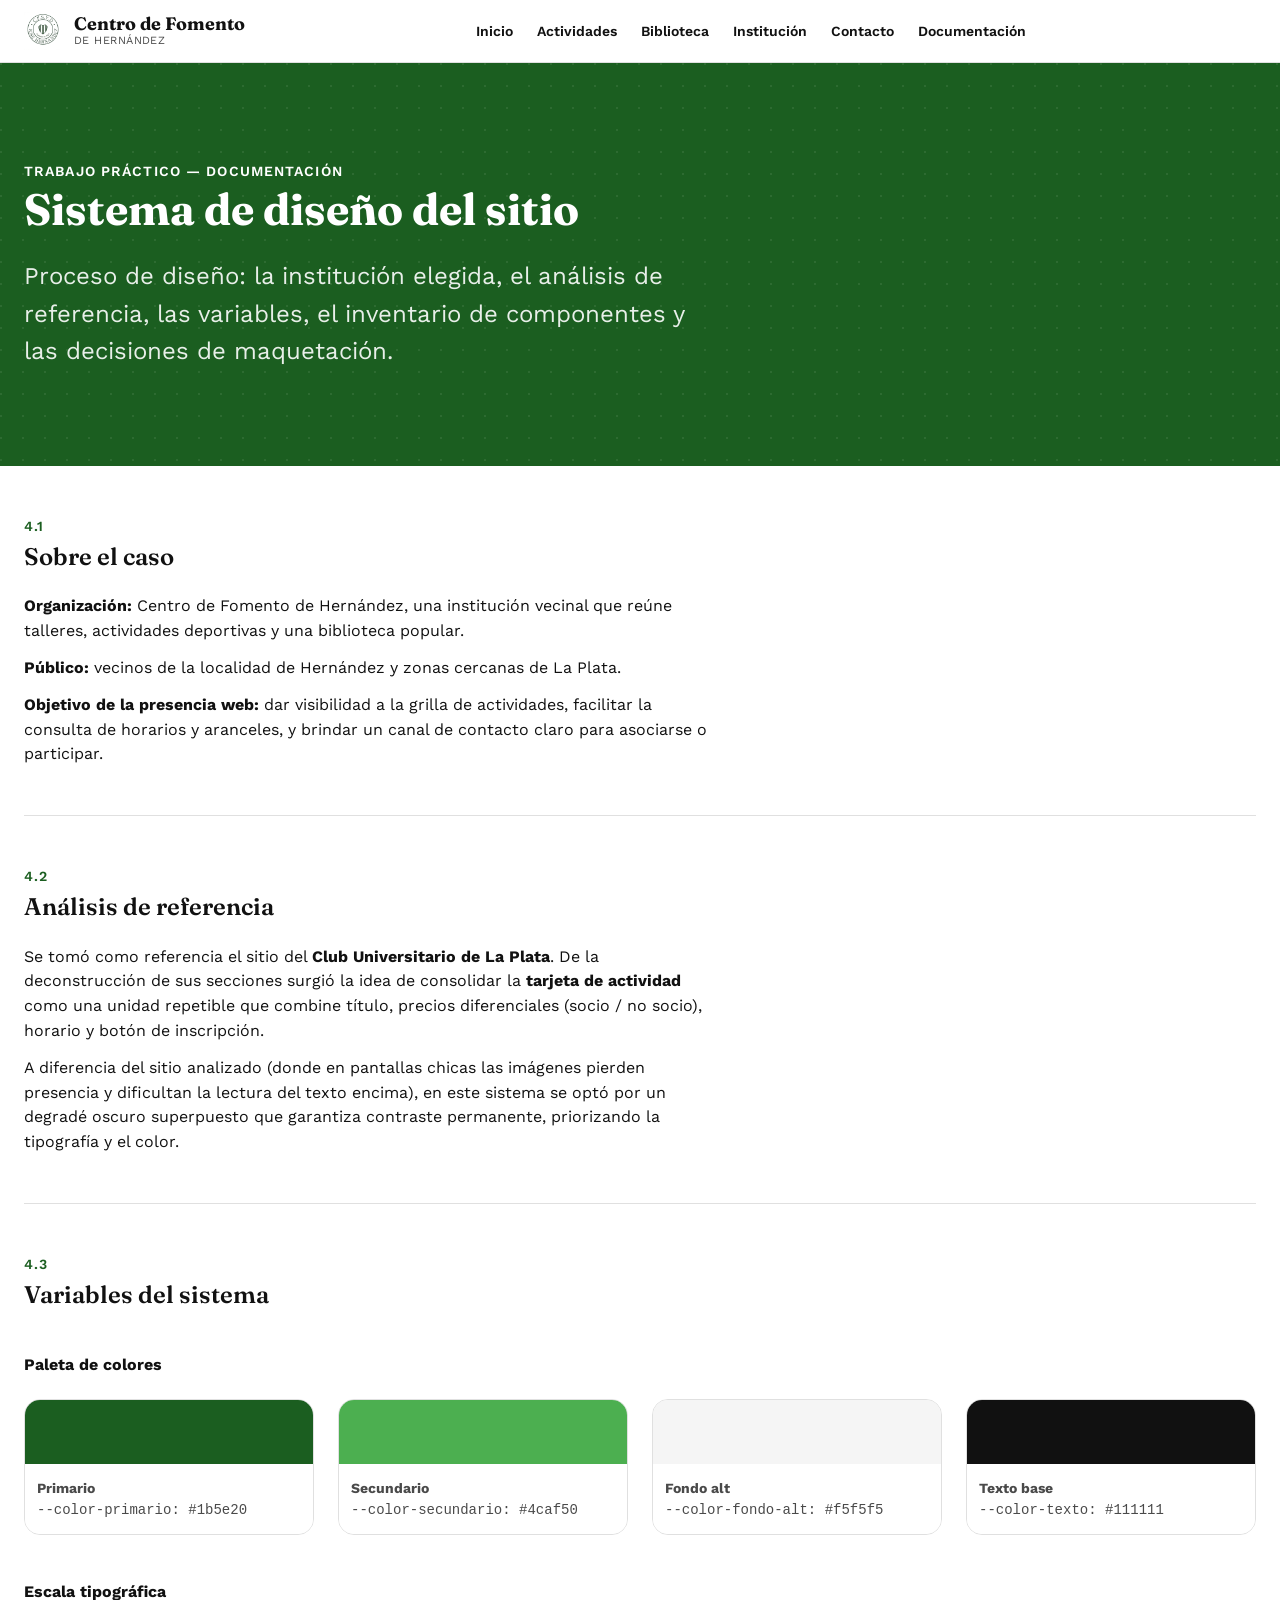
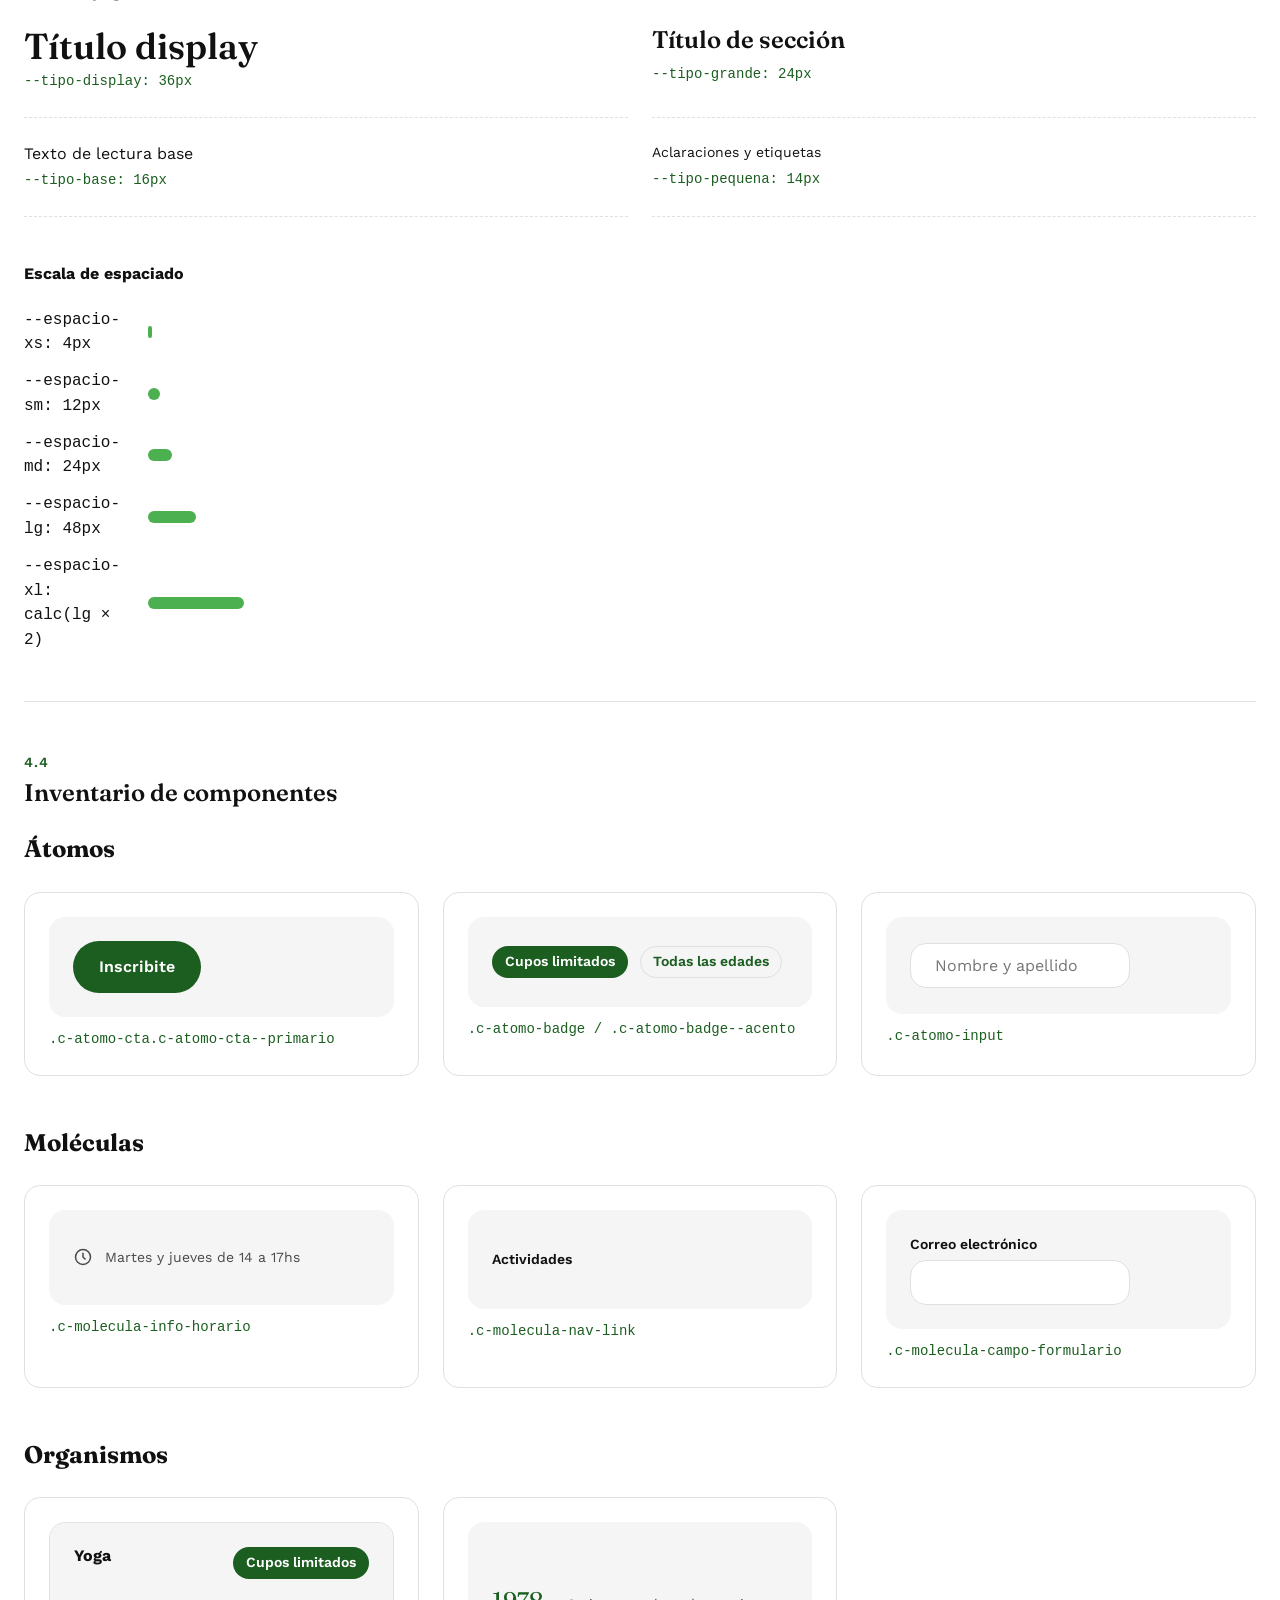
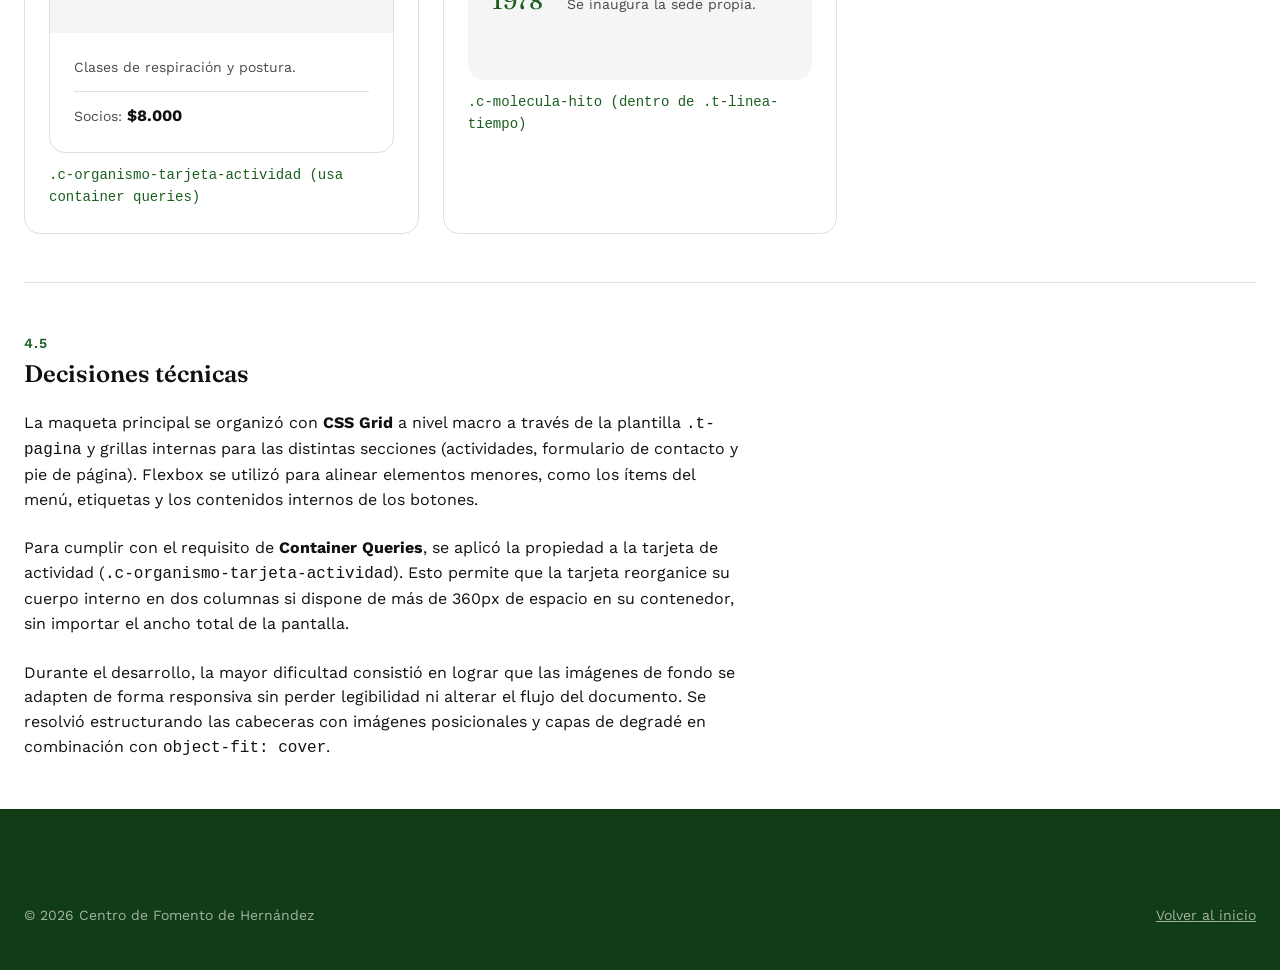
<file: documentacion.html>
<!doctype html>
<html lang="es-AR">
  <head>
    <meta charset="UTF-8" />
    <meta name="viewport" content="width=device-width, initial-scale=1.0" />
    <title>Documentación del sistema — Centro de Fomento de Hernández</title>
    <meta
      name="description"
      content="Documentación del sistema de diseño del sitio del Centro de Fomento de Hernández."
    />
    <link rel="stylesheet" href="css/estilos.css" />
  </head>
  <body>
    <div class="t-pagina">
      <header class="c-organismo-header">
        <div class="u-contenedor c-organismo-header__barra">
          <a href="index.html" class="c-organismo-header__marca">
            <img
              class="c-organismo-header__isologo"
              src="imagenes/logo.png"
              alt="Logo del Centro de Fomento de Hernández"
            />
            <span class="c-organismo-header__marca-texto">
              <strong>Centro de Fomento</strong>
              <span>de Hernández</span>
            </span>
          </a>

          <nav
            class="c-organismo-header__nav"
            aria-label="Navegación principal"
          >
            <ul>
              <li>
                <a class="c-molecula-nav-link" href="index.html#inicio"
                  >Inicio</a
                >
              </li>
              <li>
                <a class="c-molecula-nav-link" href="index.html#actividades"
                  >Actividades</a
                >
              </li>
              <li>
                <a class="c-molecula-nav-link" href="index.html#biblioteca"
                  >Biblioteca</a
                >
              </li>
              <li>
                <a class="c-molecula-nav-link" href="index.html#institucion"
                  >Institución</a
                >
              </li>
              <li>
                <a class="c-molecula-nav-link" href="index.html#contacto"
                  >Contacto</a
                >
              </li>
              <li>
                <a class="c-molecula-nav-link" href="documentacion.html"
                  >Documentación</a
                >
              </li>
            </ul>
          </nav>

          <div class="c-organismo-header__acciones">
            <button
              class="c-organismo-header__toggle"
              id="botonMenu"
              aria-expanded="false"
              aria-controls="navMovil"
            >
              <span class="u-oculto-visualmente">Abrir menú</span>
              <svg class="c-atomo-icono" viewBox="0 0 24 24" aria-hidden="true">
                <path d="M3 6h18M3 12h18M3 18h18" />
              </svg>
            </button>
          </div>
        </div>

        <nav
          class="c-organismo-header__nav-movil u-contenedor"
          id="navMovil"
          aria-label="Navegación móvil"
          hidden
        >
          <ul>
            <li>
              <a class="c-molecula-nav-link" href="index.html#inicio">Inicio</a>
            </li>
            <li>
              <a class="c-molecula-nav-link" href="index.html#actividades"
                >Actividades</a
              >
            </li>
            <li>
              <a class="c-molecula-nav-link" href="index.html#biblioteca"
                >Biblioteca</a
              >
            </li>
            <li>
              <a class="c-molecula-nav-link" href="index.html#institucion"
                >Institución</a
              >
            </li>
            <li>
              <a class="c-molecula-nav-link" href="index.html#contacto"
                >Contacto</a
              >
            </li>
            <li>
              <a class="c-molecula-nav-link" href="documentacion.html"
                >Documentación</a
              >
            </li>
          </ul>
        </nav>
      </header>

      <main>
        <section class="c-organismo-hero u-textura-cartelera">
          <div class="u-contenedor">
            <span class="u-eyebrow" style="color: var(--color-texto-inverso)"
              >Trabajo práctico — Documentación</span
            >
            <h1
              class="c-atomo-titulo c-atomo-titulo--display"
              style="
                color: var(--color-texto-inverso);
                font-size: clamp(28px, 5vw, 44px);
              "
            >
              Sistema de diseño del sitio
            </h1>
            <p class="c-organismo-hero__bajada">
              Proceso de diseño: la institución elegida, el análisis de
              referencia, las variables, el inventario de componentes y las
              decisiones de maquetación.
            </p>
          </div>
        </section>

        <div class="u-contenedor">
          <!-- 4.1 SOBRE EL CASO -->
          <section class="t-doc-seccion" id="sobre-el-caso">
            <span class="u-eyebrow">4.1</span>
            <h2
              class="c-atomo-titulo c-atomo-titulo--grande"
              style="margin-top: var(--espacio-xs)"
            >
              Sobre el caso
            </h2>
            <div class="t-doc-intro" style="margin-top: var(--espacio-md)">
              <p class="c-atomo-texto">
                <strong>Organización:</strong> Centro de Fomento de Hernández,
                una institución vecinal que reúne talleres, actividades
                deportivas y una biblioteca popular.
              </p>
              <p class="c-atomo-texto">
                <strong>Público:</strong> vecinos de la localidad de Hernández y
                zonas cercanas de La Plata.
              </p>
              <p class="c-atomo-texto">
                <strong>Objetivo de la presencia web:</strong> dar visibilidad a
                la grilla de actividades, facilitar la consulta de horarios y
                aranceles, y brindar un canal de contacto claro para asociarse o
                participar.
              </p>
            </div>
          </section>

          <!-- 4.2 ANÁLISIS DE REFERENCIA -->
          <section class="t-doc-seccion" id="analisis-referencia">
            <span class="u-eyebrow">4.2</span>
            <h2
              class="c-atomo-titulo c-atomo-titulo--grande"
              style="margin-top: var(--espacio-xs)"
            >
              Análisis de referencia
            </h2>
            <div class="t-doc-intro" style="margin-top: var(--espacio-md)">
              <p class="c-atomo-texto">
                Se tomó como referencia el sitio del
                <strong>Club Universitario de La Plata</strong>. De la
                deconstrucción de sus secciones surgió la idea de consolidar la
                <strong>tarjeta de actividad</strong>
                como una unidad repetible que combine título, precios
                diferenciales (socio / no socio), horario y botón de
                inscripción.
              </p>
              <p class="c-atomo-texto">
                A diferencia del sitio analizado (donde en pantallas chicas las
                imágenes pierden presencia y dificultan la lectura del texto
                encima), en este sistema se optó por un degradé oscuro
                superpuesto que garantiza contraste permanente, priorizando la
                tipografía y el color.
              </p>
            </div>
          </section>

          <!-- 4.3 VARIABLES DEL SISTEMA -->
          <section class="t-doc-seccion" id="variables-sistema">
            <span class="u-eyebrow">4.3</span>
            <h2
              class="c-atomo-titulo c-atomo-titulo--grande"
              style="margin-top: var(--espacio-xs)"
            >
              Variables del sistema
            </h2>

            <h3
              class="c-atomo-titulo c-atomo-titulo--base"
              style="margin-top: var(--espacio-lg)"
            >
              Paleta de colores
            </h3>
            <div class="t-doc-grid-paleta">
              <div class="c-molecula-swatch">
                <div
                  class="c-molecula-swatch__color"
                  style="background-color: var(--color-primario)"
                ></div>
                <div class="c-molecula-swatch__info">
                  <strong class="c-atomo-texto--pequena">Primario</strong
                  ><code>--color-primario: #1b5e20</code>
                </div>
              </div>
              <div class="c-molecula-swatch">
                <div
                  class="c-molecula-swatch__color"
                  style="background-color: var(--color-secundario)"
                ></div>
                <div class="c-molecula-swatch__info">
                  <strong class="c-atomo-texto--pequena">Secundario</strong
                  ><code>--color-secundario: #4caf50</code>
                </div>
              </div>
              <div class="c-molecula-swatch">
                <div
                  class="c-molecula-swatch__color"
                  style="background-color: var(--color-fondo-alt)"
                ></div>
                <div class="c-molecula-swatch__info">
                  <strong class="c-atomo-texto--pequena">Fondo alt</strong
                  ><code>--color-fondo-alt: #f5f5f5</code>
                </div>
              </div>
              <div class="c-molecula-swatch">
                <div
                  class="c-molecula-swatch__color"
                  style="background-color: var(--color-texto)"
                ></div>
                <div class="c-molecula-swatch__info">
                  <strong class="c-atomo-texto--pequena">Texto base</strong
                  ><code>--color-texto: #111111</code>
                </div>
              </div>
            </div>

            <h3
              class="c-atomo-titulo c-atomo-titulo--base"
              style="margin-top: var(--espacio-lg)"
            >
              Escala tipográfica
            </h3>
            <div class="t-doc-escala-tipo">
              <div class="c-molecula-muestra-tipo">
                <span
                  class="c-atomo-titulo"
                  style="font-size: var(--tipo-display)"
                  >Título display</span
                >
                <code>--tipo-display: 36px</code>
              </div>
              <div class="c-molecula-muestra-tipo">
                <span
                  class="c-atomo-titulo"
                  style="font-size: var(--tipo-grande)"
                  >Título de sección</span
                >
                <code>--tipo-grande: 24px</code>
              </div>
              <div class="c-molecula-muestra-tipo">
                <span class="c-atomo-texto" style="font-size: var(--tipo-base)"
                  >Texto de lectura base</span
                >
                <code>--tipo-base: 16px</code>
              </div>
              <div class="c-molecula-muestra-tipo">
                <span
                  class="c-atomo-texto"
                  style="font-size: var(--tipo-pequena)"
                  >Aclaraciones y etiquetas</span
                >
                <code>--tipo-pequena: 14px</code>
              </div>
            </div>

            <h3
              class="c-atomo-titulo c-atomo-titulo--base"
              style="margin-top: var(--espacio-lg)"
            >
              Escala de espaciado
            </h3>
            <div class="t-doc-escala-espaciado">
              <div class="c-molecula-barra-espaciado">
                <code>--espacio-xs: 4px</code>
                <div
                  class="c-molecula-barra-espaciado__barra"
                  style="width: var(--espacio-xs)"
                ></div>
              </div>
              <div class="c-molecula-barra-espaciado">
                <code>--espacio-sm: 12px</code>
                <div
                  class="c-molecula-barra-espaciado__barra"
                  style="width: var(--espacio-sm)"
                ></div>
              </div>
              <div class="c-molecula-barra-espaciado">
                <code>--espacio-md: 24px</code>
                <div
                  class="c-molecula-barra-espaciado__barra"
                  style="width: var(--espacio-md)"
                ></div>
              </div>
              <div class="c-molecula-barra-espaciado">
                <code>--espacio-lg: 48px</code>
                <div
                  class="c-molecula-barra-espaciado__barra"
                  style="width: var(--espacio-lg)"
                ></div>
              </div>
              <div class="c-molecula-barra-espaciado">
                <code>--espacio-xl: calc(lg × 2)</code>
                <div
                  class="c-molecula-barra-espaciado__barra"
                  style="width: var(--espacio-xl)"
                ></div>
              </div>
            </div>
          </section>

          <!-- 4.4 INVENTARIO DE COMPONENTES -->
          <section class="t-doc-seccion" id="inventario-componentes">
            <span class="u-eyebrow">4.4</span>
            <h2
              class="c-atomo-titulo c-atomo-titulo--grande"
              style="margin-top: var(--espacio-xs)"
            >
              Inventario de componentes
            </h2>

            <div class="t-doc-inventario">
              <div class="t-doc-inventario-nivel">
                <h3>Átomos</h3>
                <div class="t-doc-inventario-muestras">
                  <div class="c-molecula-muestra-componente">
                    <div class="c-molecula-muestra-componente__demo">
                      <a href="#" class="c-atomo-cta c-atomo-cta--primario"
                        >Inscribite</a
                      >
                    </div>
                    <code>.c-atomo-cta.c-atomo-cta--primario</code>
                  </div>
                  <div class="c-molecula-muestra-componente">
                    <div class="c-molecula-muestra-componente__demo">
                      <span class="c-atomo-badge c-atomo-badge--acento"
                        >Cupos limitados</span
                      >
                      <span class="c-atomo-badge">Todas las edades</span>
                    </div>
                    <code>.c-atomo-badge / .c-atomo-badge--acento</code>
                  </div>
                  <div class="c-molecula-muestra-componente">
                    <div class="c-molecula-muestra-componente__demo">
                      <input
                        class="c-atomo-input"
                        type="text"
                        placeholder="Nombre y apellido"
                        style="max-width: 220px"
                      />
                    </div>
                    <code>.c-atomo-input</code>
                  </div>
                </div>
              </div>

              <div class="t-doc-inventario-nivel">
                <h3>Moléculas</h3>
                <div class="t-doc-inventario-muestras">
                  <div class="c-molecula-muestra-componente">
                    <div class="c-molecula-muestra-componente__demo">
                      <div class="c-molecula-info-horario">
                        <svg
                          class="c-atomo-icono"
                          viewBox="0 0 24 24"
                          aria-hidden="true"
                        >
                          <circle cx="12" cy="12" r="9" />
                          <path d="M12 7v5l3 3" />
                        </svg>
                        <span class="c-atomo-texto--pequena"
                          >Martes y jueves de 14 a 17hs</span
                        >
                      </div>
                    </div>
                    <code>.c-molecula-info-horario</code>
                  </div>
                  <div class="c-molecula-muestra-componente">
                    <div class="c-molecula-muestra-componente__demo">
                      <a class="c-molecula-nav-link" href="#">Actividades</a>
                    </div>
                    <code>.c-molecula-nav-link</code>
                  </div>
                  <div class="c-molecula-muestra-componente">
                    <div class="c-molecula-muestra-componente__demo">
                      <div
                        class="c-molecula-campo-formulario"
                        style="margin: 0; max-width: 220px"
                      >
                        <label for="doc-ej">Correo electrónico</label>
                        <input class="c-atomo-input" type="email" id="doc-ej" />
                      </div>
                    </div>
                    <code>.c-molecula-campo-formulario</code>
                  </div>
                </div>
              </div>

              <div class="t-doc-inventario-nivel">
                <h3>Organismos</h3>
                <div class="t-doc-inventario-muestras">
                  <div class="c-molecula-muestra-componente">
                    <div
                      class="c-molecula-muestra-componente__demo"
                      style="padding: 0"
                    >
                      <article
                        class="c-organismo-tarjeta-actividad"
                        style="width: 100%"
                      >
                        <div class="c-organismo-tarjeta-actividad__cabecera">
                          <div
                            class="c-organismo-tarjeta-actividad__cabecera-contenido"
                          >
                            <h4
                              class="c-atomo-titulo c-atomo-titulo--base"
                              style="margin: 0"
                            >
                              Yoga
                            </h4>
                            <span class="c-atomo-badge c-atomo-badge--acento"
                              >Cupos limitados</span
                            >
                          </div>
                        </div>
                        <div class="c-organismo-tarjeta-actividad__cuerpo">
                          <p class="c-atomo-texto--pequena">
                            Clases de respiración y postura.
                          </p>
                          <div class="c-organismo-tarjeta-actividad__precios">
                            <span>Socios: <strong>$8.000</strong></span>
                          </div>
                        </div>
                      </article>
                    </div>
                    <code
                      >.c-organismo-tarjeta-actividad (usa container
                      queries)</code
                    >
                  </div>
                  <div class="c-molecula-muestra-componente">
                    <div class="c-molecula-muestra-componente__demo">
                      <div class="c-molecula-hito" style="min-width: 220px">
                        <span class="c-molecula-hito__anio">1978</span>
                        <p class="c-atomo-texto--pequena">
                          Se inaugura la sede propia.
                        </p>
                      </div>
                    </div>
                    <code>.c-molecula-hito (dentro de .t-linea-tiempo)</code>
                  </div>
                </div>
              </div>
            </div>
          </section>

          <!-- 4.5 DECISIONES TÉCNICAS -->
          <section class="t-doc-seccion" id="decisiones-tecnicas">
            <span class="u-eyebrow">4.5</span>
            <h2
              class="c-atomo-titulo c-atomo-titulo--grande"
              style="margin-top: var(--espacio-xs)"
            >
              Decisiones técnicas
            </h2>

            <div class="t-doc-tecnicas">
              <p class="c-atomo-texto">
                La maqueta principal se organizó con <strong>CSS Grid</strong> a
                nivel macro a través de la plantilla <code>.t-pagina</code> y
                grillas internas para las distintas secciones (actividades,
                formulario de contacto y pie de página). Flexbox se utilizó para
                alinear elementos menores, como los ítems del menú, etiquetas y
                los contenidos internos de los botones.
              </p>
              <p class="c-atomo-texto">
                Para cumplir con el requisito de
                <strong>Container Queries</strong>, se aplicó la propiedad a la
                tarjeta de actividad
                (<code>.c-organismo-tarjeta-actividad</code>). Esto permite que
                la tarjeta reorganice su cuerpo interno en dos columnas si
                dispone de más de 360px de espacio en su contenedor, sin
                importar el ancho total de la pantalla.
              </p>
              <p class="c-atomo-texto">
                Durante el desarrollo, la mayor dificultad consistió en lograr
                que las imágenes de fondo se adapten de forma responsiva sin
                perder legibilidad ni alterar el flujo del documento. Se
                resolvió estructurando las cabeceras con imágenes posicionales y
                capas de degradé en combinación con
                <code>object-fit: cover</code>.
              </p>
            </div>
          </section>
        </div>
      </main>

      <footer class="c-organismo-footer">
        <div
          class="u-contenedor c-organismo-footer__legal"
          style="margin-top: 0; border-top: none; padding-top: 0"
        >
          <span>© 2026 Centro de Fomento de Hernández</span>
          <span><a href="index.html">Volver al inicio</a></span>
        </div>
      </footer>
    </div>

    <script src="js/main.js"></script>
  </body>
</html>
</file>
<file: css/estilos.css>
@import url("https://fonts.googleapis.com/css2?family=Fraunces:ital,opsz,wght@0,9..144,400;0,9..144,600;0,9..144,700;1,9..144,500&family=Work+Sans:wght@400;500;600;700&display=swap");

:root {
  --color-primario: #1b5e20;
  --color-secundario: #4caf50;
  --color-cta: #1b5e20;

  --color-fondo: #ffffff;
  --color-fondo-alt: #f5f5f5;

  --color-texto: #111111;
  --color-texto-inverso: #ffffff;
  --color-borde: #e0e0e0;

  --color-primario-oscuro: #113d16;
  --color-sombra: rgba(17, 17, 17, 0.12);

  --fuente-display: "Fraunces", "Georgia", serif;
  --fuente-base: "Work Sans", "Segoe UI", sans-serif;

  --tipo-display: 36px;
  --tipo-grande: 24px;
  --tipo-base: 16px;
  --tipo-pequena: 14px;
  --tipo-display-fluida: clamp(var(--tipo-display), 6vw, 64px);

  --espacio-xs: 4px;
  --espacio-sm: 12px;
  --espacio-md: 24px;
  --espacio-lg: 48px;
  --espacio-xl: calc(var(--espacio-lg) * 2);

  --radio-borde: 16px;
  --radio-pildora: 999px;
  --ancho-maximo: 1280px;
  --transicion: 180ms ease;
}

*,
*::before,
*::after {
  box-sizing: border-box;
}

html {
  scroll-behavior: smooth;
}

body {
  margin: 0;
  font-family: var(--fuente-base);
  font-size: var(--tipo-base);
  color: var(--color-texto);
  background-color: var(--color-fondo);
  line-height: 1.55;
  -webkit-font-smoothing: antialiased;
}

img,
svg {
  display: block;
  max-width: 100%;
}

a {
  color: inherit;
}

ul {
  list-style: none;
  margin: 0;
  padding: 0;
}

h1,
h2,
h3,
h4,
p {
  margin: 0;
}

button,
input,
textarea {
  font-family: inherit;
  font-size: inherit;
  color: inherit;
}

:focus-visible {
  outline: 3px solid var(--color-secundario);
  outline-offset: 3px;
}

@media (prefers-reduced-motion: reduce) {
  html {
    scroll-behavior: auto;
  }
  * {
    animation-duration: 0.01ms !important;
    transition-duration: 0.01ms !important;
  }
}

/* Utilidades */

.u-textura-cartelera {
  background-image: radial-gradient(
    circle at 1px 1px,
    rgba(255, 255, 255, 0.08) 1px,
    transparent 0
  );
  background-size: 22px 22px;
}

.u-contenedor {
  width: 100%;
  max-width: var(--ancho-maximo);
  margin-inline: auto;
  padding-inline: var(--espacio-md);
}

.u-oculto-visualmente {
  position: absolute;
  width: 1px;
  height: 1px;
  overflow: hidden;
  clip: rect(0 0 0 0);
  white-space: nowrap;
}

.u-eyebrow {
  display: inline-flex;
  align-items: center;
  gap: var(--espacio-xs);
  font-family: var(--fuente-base);
  font-size: var(--tipo-pequena);
  font-weight: 600;
  letter-spacing: 0.08em;
  text-transform: uppercase;
  color: var(--color-primario);
}

.c-atomo-titulo {
  font-family: var(--fuente-display);
  color: var(--color-texto);
  line-height: 1.15;
  font-weight: 600;
}

.c-atomo-titulo--display {
  font-size: var(--tipo-display-fluida);
  font-weight: 700;
}

.c-atomo-titulo--grande {
  font-size: var(--tipo-grande);
}

.c-atomo-titulo--base {
  font-size: var(--tipo-base);
  font-family: var(--fuente-base);
  font-weight: 700;
}

.c-atomo-texto {
  font-family: var(--fuente-base);
  font-size: var(--tipo-base);
  color: var(--color-texto);
}

.c-atomo-texto--pequena {
  font-size: var(--tipo-pequena);
  color: #4a4a4a;
}

.c-atomo-cta {
  display: inline-flex;
  align-items: center;
  gap: var(--espacio-xs);
  font-family: var(--fuente-base);
  font-size: var(--tipo-base);
  font-weight: 600;
  padding: var(--espacio-sm) var(--espacio-md);
  border-radius: var(--radio-pildora);
  border: 2px solid transparent;
  cursor: pointer;
  text-decoration: none;
  transition:
    transform var(--transicion),
    background-color var(--transicion),
    color var(--transicion);
}

.c-atomo-cta:hover {
  transform: translateY(-2px);
}

.c-atomo-cta--primario {
  background-color: var(--color-cta);
  color: var(--color-texto-inverso);
}

.c-atomo-cta--primario:hover {
  background-color: var(--color-primario-oscuro);
}

.c-atomo-cta--secundario {
  background-color: transparent;
  border-color: var(--color-texto-inverso);
  color: var(--color-texto-inverso);
}

.c-atomo-cta--secundario:hover {
  background-color: var(--color-texto-inverso);
  color: var(--color-primario);
}

.c-atomo-cta--fantasma {
  background-color: transparent;
  border-color: var(--color-primario);
  color: var(--color-primario);
}

.c-atomo-cta--fantasma:hover {
  background-color: var(--color-primario);
  color: var(--color-texto-inverso);
}

.c-atomo-icono {
  width: 20px;
  height: 20px;
  flex-shrink: 0;
  fill: none;
  stroke: currentColor;
  stroke-width: 1.8;
}

.c-atomo-badge {
  display: inline-flex;
  align-items: center;
  font-size: var(--tipo-pequena);
  font-weight: 600;
  padding: var(--espacio-xs) var(--espacio-sm);
  border-radius: var(--radio-pildora);
  background-color: var(--color-fondo-alt);
  color: var(--color-primario);
  border: 1px solid var(--color-borde);
}

.c-atomo-badge--acento {
  background-color: var(--color-primario);
  color: var(--color-texto-inverso);
  border-color: transparent;
}

.c-atomo-input {
  width: 100%;
  padding: var(--espacio-sm) var(--espacio-md);
  border: 1px solid var(--color-borde);
  border-radius: var(--radio-borde);
  background-color: var(--color-fondo);
}

.c-atomo-input:focus {
  border-color: var(--color-primario);
}

.c-molecula-nav-link {
  position: relative;
  font-size: var(--tipo-pequena);
  font-weight: 600;
  text-decoration: none;
  padding-block: var(--espacio-xs);
}

.c-molecula-nav-link::after {
  content: "";
  position: absolute;
  left: 0;
  bottom: -2px;
  width: 0;
  height: 2px;
  background-color: currentColor;
  transition: width var(--transicion);
}

.c-molecula-nav-link:hover::after {
  width: 100%;
}

.c-molecula-info-horario {
  display: flex;
  align-items: flex-start;
  gap: var(--espacio-sm);
  color: #4a4a4a;
}

.c-molecula-campo-formulario {
  display: flex;
  flex-direction: column;
  gap: var(--espacio-xs);
  margin-bottom: var(--espacio-md);
}

.c-molecula-campo-formulario label {
  font-size: var(--tipo-pequena);
  font-weight: 600;
}

.c-molecula-destacado {
  display: inline-flex;
  align-items: center;
  gap: var(--espacio-sm);
  background-color: var(--color-fondo-alt);
  border: 1px solid var(--color-borde);
  border-radius: var(--radio-pildora);
  padding: var(--espacio-xs) var(--espacio-md);
}

.c-molecula-nota-pinchada {
  background-color: var(--color-fondo);
  color: var(--color-texto);
  padding: var(--espacio-xs) var(--espacio-sm);
  border-radius: var(--radio-borde);
  font-size: var(--tipo-pequena);
  font-weight: 600;
  box-shadow: 0 6px 16px var(--color-sombra);
}

.c-organismo-header {
  position: sticky;
  top: 0;
  z-index: 40;
  background-color: var(--color-fondo);
  border-bottom: 1px solid var(--color-borde);
}

.c-organismo-header__barra {
  display: flex;
  align-items: center;
  justify-content: space-between;
  gap: var(--espacio-sm);
  padding-block: var(--espacio-sm);
}

.c-organismo-header__marca {
  display: flex;
  align-items: center;
  gap: var(--espacio-sm);
  text-decoration: none;
  color: var(--color-texto);
}

.c-organismo-header__isologo {
  width: 38px;
  height: 38px;
  flex-shrink: 0;
  object-fit: contain;
}

.c-organismo-header__marca-texto {
  display: flex;
  flex-direction: column;
  line-height: 1.15;
}

.c-organismo-header__marca-texto strong {
  font-family: var(--fuente-display);
  font-size: 18px;
}

.c-organismo-header__marca-texto span {
  font-size: 11px;
  color: #4a4a4a;
  letter-spacing: 0.04em;
  text-transform: uppercase;
}

.c-organismo-header__nav {
  display: none;
}

.c-organismo-header__nav ul {
  display: flex;
  gap: var(--espacio-md);
}

.c-organismo-header__acciones {
  display: flex;
  align-items: center;
  gap: var(--espacio-xs);
}

@media (max-width: 767px) {
  .c-organismo-header__acciones .c-atomo-cta--fantasma {
    display: none;
  }
}

.c-organismo-header__toggle {
  background: none;
  border: 1px solid var(--color-borde);
  border-radius: var(--radio-pildora);
  padding: var(--espacio-xs) var(--espacio-sm);
  display: inline-flex;
  align-items: center;
  justify-content: center;
  cursor: pointer;
  z-index: 50;
}

.c-organismo-header__nav-movil {
  border-top: 1px solid var(--color-borde);
  padding: var(--espacio-sm) 0;
}

.c-organismo-header__nav-movil[hidden] {
  display: none;
}

.c-organismo-header__nav-movil ul {
  display: flex;
  flex-direction: column;
  gap: var(--espacio-sm);
}

.c-organismo-hero {
  background-color: var(--color-primario);
  color: var(--color-texto-inverso);
  padding-block: var(--espacio-xl);
  position: relative;
  overflow: hidden;
}

.c-organismo-hero__fondo-imagen {
  position: absolute;
  inset: 0;
  width: 100%;
  height: 100%;
  object-fit: cover;
  z-index: 0;
}

.c-organismo-hero__fondo-degrade {
  position: absolute;
  inset: 0;
  z-index: 1;
  background-image: linear-gradient(
    180deg,
    rgba(17, 61, 22, 0.82) 0%,
    rgba(27, 94, 32, 0.9) 100%
  );
}

.c-organismo-hero__grid {
  position: relative;
  z-index: 2;
  display: grid;
  gap: var(--espacio-lg);
  align-items: center;
}

.c-organismo-hero__bajada {
  margin-top: var(--espacio-md);
  max-width: 46ch;
  font-size: var(--tipo-grande);
  color: rgba(255, 255, 255, 0.9);
  font-family: var(--fuente-base);
  font-weight: 400;
}

.c-organismo-hero__acciones {
  display: flex;
  flex-wrap: wrap;
  gap: var(--espacio-sm);
  margin-top: var(--espacio-lg);
}

.c-organismo-hero__cartelera {
  display: none;
  position: relative;
  min-height: 220px;
}

.c-organismo-hero__cartelera .c-molecula-nota-pinchada {
  position: absolute;
}

.c-organismo-tarjeta-actividad {
  container-type: inline-size;
  container-name: tarjeta;
  background-color: var(--color-fondo);
  border: 1px solid var(--color-borde);
  border-radius: var(--radio-borde);
  overflow: hidden;
  display: flex;
  flex-direction: column;
}

.c-organismo-tarjeta-actividad__cabecera {
  background-color: var(--color-fondo-alt);
  padding: var(--espacio-md);
  display: flex;
  align-items: flex-start;
  justify-content: space-between;
  gap: var(--espacio-sm);
  position: relative;
  overflow: hidden;
  min-height: 110px;
}

.c-organismo-tarjeta-actividad__cabecera--con-imagen {
  color: var(--color-texto-inverso);
}

.c-organismo-tarjeta-actividad__cabecera-imagen {
  position: absolute;
  inset: 0;
  width: 100%;
  height: 100%;
  object-fit: cover;
  z-index: 0;
}

.c-organismo-tarjeta-actividad__cabecera-degrade {
  position: absolute;
  inset: 0;
  z-index: 1;
  background-image: linear-gradient(
    180deg,
    rgba(17, 17, 17, 0.2) 0%,
    rgba(17, 17, 17, 0.75) 100%
  );
}

.c-organismo-tarjeta-actividad__cabecera-contenido {
  position: relative;
  z-index: 2;
  width: 100%;
  display: flex;
  align-items: flex-start;
  justify-content: space-between;
  gap: var(--espacio-sm);
}

.c-organismo-tarjeta-actividad__cabecera--con-imagen .c-atomo-titulo {
  color: var(--color-texto-inverso);
}

.c-organismo-tarjeta-actividad__cuerpo {
  padding: var(--espacio-md);
  display: flex;
  flex-direction: column;
  gap: var(--espacio-sm);
  flex-grow: 1;
}

.c-organismo-tarjeta-actividad__precios {
  display: flex;
  flex-direction: column;
  gap: 2px;
  font-size: var(--tipo-pequena);
  color: #4a4a4a;
  padding-top: var(--espacio-sm);
  border-top: 1px solid var(--color-borde);
}

.c-organismo-tarjeta-actividad__precios strong {
  color: var(--color-texto);
  font-size: var(--tipo-base);
}

.c-organismo-tarjeta-actividad__pie {
  padding: var(--espacio-md);
  padding-top: 0;
}

@container tarjeta (min-width: 360px) {
  .c-organismo-tarjeta-actividad__cuerpo {
    display: grid;
    grid-template-columns: 1fr auto;
    align-items: start;
  }

  .c-organismo-tarjeta-actividad__precios {
    border-top: none;
    border-left: 1px solid var(--color-borde);
    padding-top: 0;
    padding-left: var(--espacio-md);
    text-align: right;
    min-width: 140px;
  }
}

/* Footer */

.c-organismo-footer {
  background-color: var(--color-primario-oscuro);
  color: var(--color-texto-inverso);
  padding-block: var(--espacio-xl) var(--espacio-lg);
}

.c-organismo-footer__grid {
  display: grid;
  gap: var(--espacio-lg);
}

.c-organismo-footer__marca {
  display: flex;
  align-items: center;
  gap: var(--espacio-sm);
  margin-bottom: var(--espacio-sm);
}

.c-organismo-footer__marca strong {
  font-family: var(--fuente-display);
  font-size: var(--tipo-grande);
}

.c-organismo-footer h3 {
  font-size: var(--tipo-pequena);
  text-transform: uppercase;
  letter-spacing: 0.06em;
  color: rgba(255, 255, 255, 0.65);
  margin-bottom: var(--espacio-sm);
}

.c-organismo-footer__lista li {
  margin-bottom: var(--espacio-xs);
  color: rgba(255, 255, 255, 0.9);
  font-size: var(--tipo-pequena);
}

.c-organismo-footer__redes {
  display: flex;
  gap: var(--espacio-sm);
  margin-top: var(--espacio-sm);
}

.c-organismo-footer__redes a {
  width: 32px;
  height: 32px;
  border: 1px solid rgba(255, 255, 255, 0.3);
  border-radius: 50%;
  display: inline-flex;
  align-items: center;
  justify-content: center;
  text-decoration: none;
  transition: background-color var(--transicion);
}

.c-organismo-footer__redes a:hover {
  background-color: rgba(255, 255, 255, 0.15);
}

.c-organismo-footer__legal {
  margin-top: var(--espacio-lg);
  padding-top: var(--espacio-md);
  border-top: 1px solid rgba(255, 255, 255, 0.15);
  font-size: var(--tipo-pequena);
  color: rgba(255, 255, 255, 0.6);
  display: flex;
  flex-wrap: wrap;
  justify-content: space-between;
  gap: var(--espacio-sm);
}

.t-pagina {
  display: grid;
  grid-template-columns: 1fr;
  grid-template-areas:
    "header"
    "main"
    "footer";
}

.t-pagina > .c-organismo-header {
  grid-area: header;
}
.t-pagina > main {
  grid-area: main;
}
.t-pagina > .c-organismo-footer {
  grid-area: footer;
}

.t-seccion {
  padding-block: var(--espacio-xl);
}

.t-seccion--alt {
  background-color: var(--color-fondo-alt);
}

.t-seccion__cabecera {
  display: grid;
  gap: var(--espacio-sm);
  max-width: 60ch;
  margin-bottom: var(--espacio-lg);
}

.t-grilla-actividades {
  display: grid;
  grid-template-columns: 1fr;
  gap: var(--espacio-md);
}

.t-grilla-dos {
  display: grid;
  grid-template-columns: 1fr;
  gap: var(--espacio-lg);
}

.t-linea-tiempo {
  display: grid;
  gap: var(--espacio-md);
}

.c-molecula-hito {
  display: grid;
  grid-template-columns: auto 1fr;
  gap: var(--espacio-md);
  align-items: baseline;
}

.c-molecula-hito__anio {
  font-family: var(--fuente-display);
  font-size: var(--tipo-grande);
  color: var(--color-primario);
  white-space: nowrap;
}

.t-contacto-grid {
  display: grid;
  grid-template-columns: 1fr;
  gap: var(--espacio-lg);
}

.c-organismo-mapa {
  background-color: var(--color-fondo-alt);
  border: 1px solid var(--color-borde);
  min-height: 260px;
  display: flex;
  align-items: center;
  justify-content: center;
  padding: var(--espacio-md);
  text-align: center;
  border-radius: var(--radio-borde);
}

@media (min-width: 768px) {
  .c-organismo-header__nav {
    display: block;
  }
  .c-organismo-header__nav-movil,
  .c-organismo-header__toggle {
    display: none;
  }

  .c-organismo-hero__cartelera {
    display: block;
  }

  .c-organismo-hero__grid {
    grid-template-columns: 1.1fr 0.9fr;
  }

  .t-grilla-actividades {
    grid-template-columns: repeat(2, 1fr);
  }

  .t-grilla-dos {
    grid-template-columns: 1.2fr 0.8fr;
  }

  .t-contacto-grid {
    grid-template-columns: 1fr 1fr;
  }

  .c-organismo-footer__grid {
    grid-template-columns: repeat(3, 1fr);
  }
}

@media (min-width: 1280px) {
  .t-grilla-actividades {
    grid-template-columns: repeat(3, 1fr);
  }

  .c-organismo-footer__grid {
    grid-template-columns: 1.4fr 1fr 1fr 1fr;
  }

  .t-seccion__cabecera {
    margin-bottom: var(--espacio-xl);
  }
}

.t-doc-seccion {
  padding-block: var(--espacio-lg);
  border-bottom: 1px solid var(--color-borde);
}

.t-doc-seccion:last-of-type {
  border-bottom: none;
}

.t-doc-intro {
  display: grid;
  gap: var(--espacio-sm);
  max-width: 70ch;
}

.t-doc-grid-paleta {
  display: grid;
  grid-template-columns: repeat(2, 1fr);
  gap: var(--espacio-md);
  margin-top: var(--espacio-md);
}

.c-molecula-swatch {
  border: 1px solid var(--color-borde);
  border-radius: var(--radio-borde);
  overflow: hidden;
}

.c-molecula-swatch__color {
  height: 64px;
}

.c-molecula-swatch__info {
  padding: var(--espacio-sm);
  background-color: var(--color-fondo);
}

.c-molecula-swatch__info code {
  display: block;
  font-size: var(--tipo-pequena);
  color: #4a4a4a;
}

.t-doc-escala-tipo {
  display: grid;
  gap: var(--espacio-md);
  margin-top: var(--espacio-md);
}

.c-molecula-muestra-tipo {
  display: grid;
  grid-template-columns: 1fr;
  gap: var(--espacio-xs);
  padding-bottom: var(--espacio-md);
  border-bottom: 1px dashed var(--color-borde);
}

.c-molecula-muestra-tipo code {
  font-size: var(--tipo-pequena);
  color: var(--color-primario);
}

.t-doc-escala-espaciado {
  display: grid;
  gap: var(--espacio-sm);
  margin-top: var(--espacio-md);
}

.c-molecula-barra-espaciado {
  display: grid;
  grid-template-columns: 100px 1fr;
  align-items: center;
  gap: var(--espacio-md);
}

.c-molecula-barra-espaciado__barra {
  height: 12px;
  background-color: var(--color-secundario);
  border-radius: var(--radio-pildora);
}

.t-doc-inventario {
  display: grid;
  gap: var(--espacio-lg);
  margin-top: var(--espacio-md);
}

.t-doc-inventario-nivel h3 {
  font-family: var(--fuente-display);
  font-size: var(--tipo-grande);
  margin-bottom: var(--espacio-md);
}

.t-doc-inventario-muestras {
  display: grid;
  grid-template-columns: 1fr;
  gap: var(--espacio-md);
}

.c-molecula-muestra-componente {
  border: 1px solid var(--color-borde);
  border-radius: var(--radio-borde);
  padding: var(--espacio-md);
  display: grid;
  gap: var(--espacio-sm);
}

.c-molecula-muestra-componente__demo {
  padding: var(--espacio-md);
  background-color: var(--color-fondo-alt);
  border-radius: var(--radio-borde);
  display: flex;
  align-items: center;
  gap: var(--espacio-sm);
  flex-wrap: wrap;
}

.c-molecula-muestra-componente code {
  font-size: var(--tipo-pequena);
  color: var(--color-primario);
  word-break: break-word;
}

.t-doc-tecnicas {
  display: grid;
  gap: var(--espacio-md);
  max-width: 72ch;
  margin-top: var(--espacio-md);
}

@media (min-width: 768px) {
  .t-doc-grid-paleta {
    grid-template-columns: repeat(4, 1fr);
  }
  .t-doc-escala-tipo {
    grid-template-columns: repeat(2, 1fr);
  }
  .t-doc-inventario-muestras {
    grid-template-columns: repeat(2, 1fr);
  }
}

@media (min-width: 1280px) {
  .t-doc-inventario-muestras {
    grid-template-columns: repeat(3, 1fr);
  }
}
</file>
